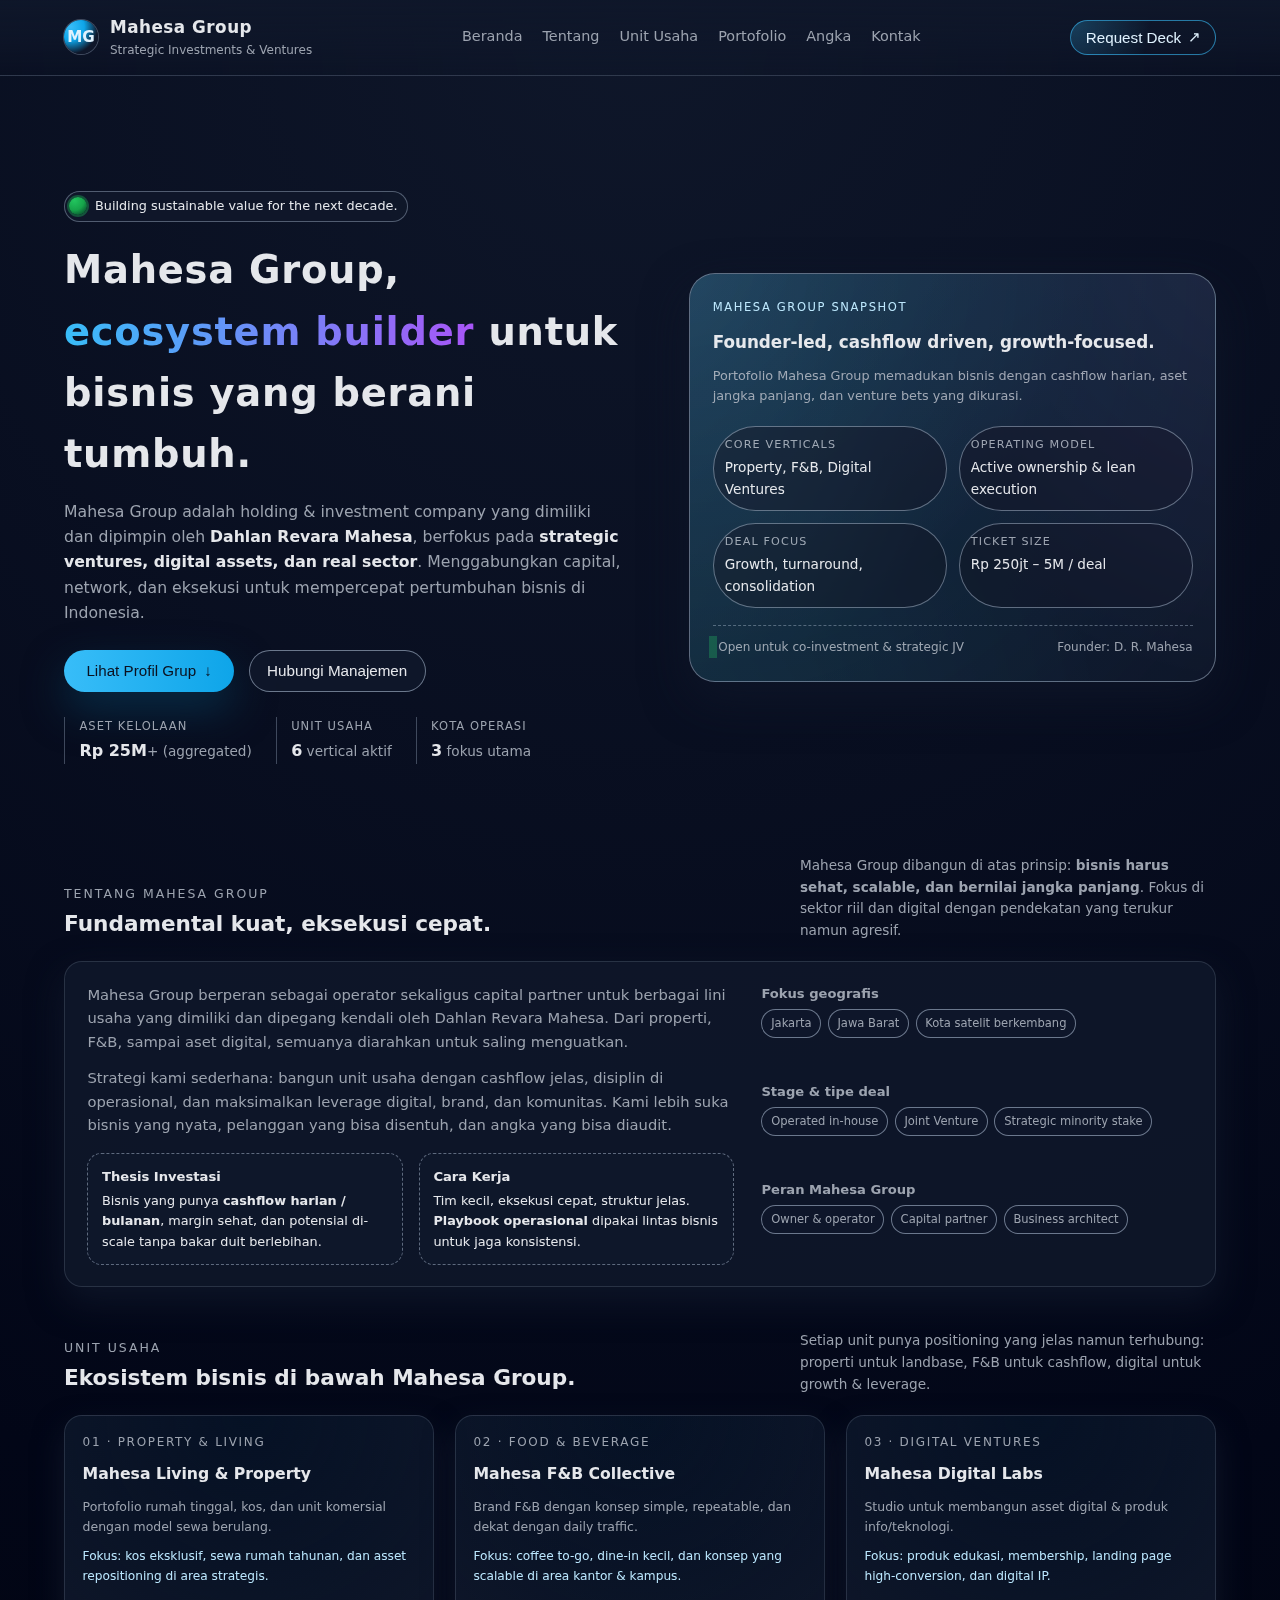
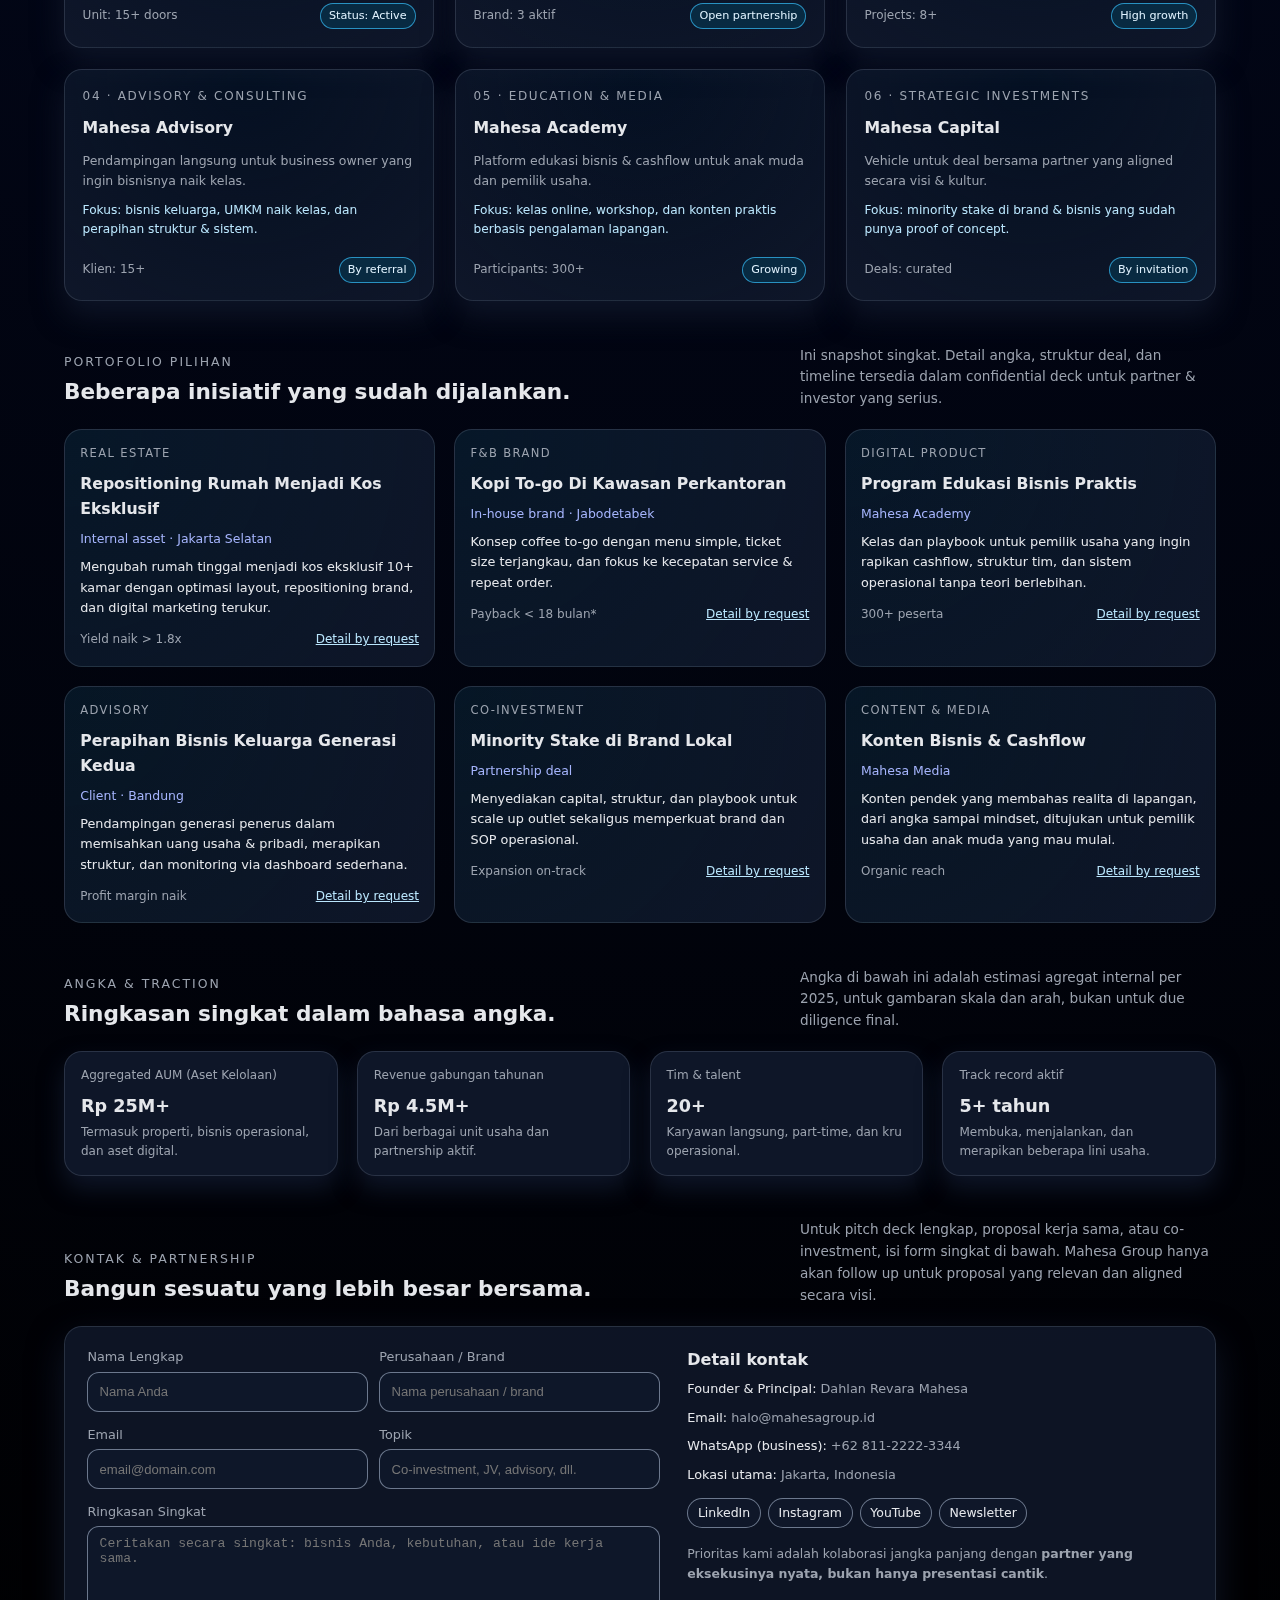
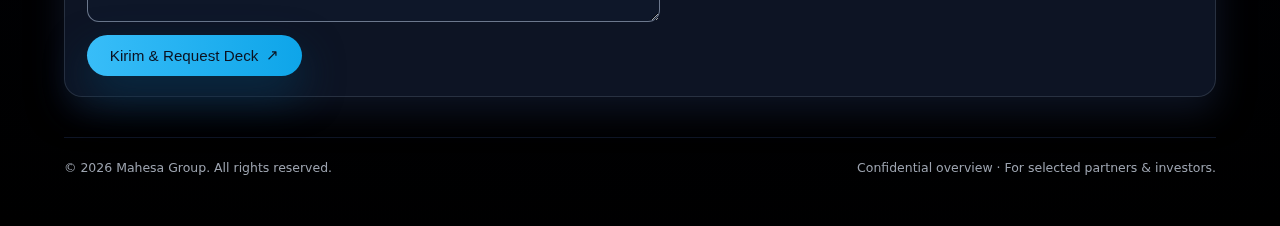
<file: index.html>
<!DOCTYPE html>
<html lang="id">
<head>
  <meta charset="UTF-8" />
  <meta name="viewport" content="width=device-width, initial-scale=1.0" />
  <title>Mahesa Group | Portfolio & Business Profile</title>
  <meta name="description" content="Profil bisnis, unit usaha, dan portofolio Mahesa Group milik Dahlan Revara Mahesa." />
  <style>
    /* ====== RESET & GLOBAL ====== */
    *, *::before, *::after {
      box-sizing: border-box;
      margin: 0;
      padding: 0;
    }

    :root {
      --primary: #0f172a;
      --primary-soft: #1e293b;
      --accent: #38bdf8;
      --accent-soft: rgba(56, 189, 248, 0.12);
      --bg: #020617;
      --bg-soft: #020617;
      --text: #e5e7eb;
      --text-muted: #9ca3af;
      --card-bg: rgba(15, 23, 42, 0.85);
      --border: rgba(148, 163, 184, 0.2);
      --radius-lg: 18px;
      --radius-xl: 24px;
      --shadow-soft: 0 18px 45px rgba(15, 23, 42, 0.75);
    }

    body {
      font-family: system-ui, -apple-system, BlinkMacSystemFont, "Segoe UI", sans-serif;
      background: radial-gradient(circle at top, #0f172a 0, #020617 45%, #000 100%);
      color: var(--text);
      line-height: 1.6;
      min-height: 100vh;
      scroll-behavior: smooth;
    }

    img {
      max-width: 100%;
      display: block;
    }

    a {
      text-decoration: none;
      color: inherit;
    }

    /* ====== LAYOUT ====== */
    .page {
      max-width: 1200px;
      margin: 0 auto;
      padding: 1.5rem 1.5rem 3rem;
    }

    /* ====== NAVBAR ====== */
    .navbar {
      position: sticky;
      top: 0;
      z-index: 50;
      backdrop-filter: blur(18px);
      background: linear-gradient(
        to bottom,
        rgba(15, 23, 42, 0.95),
        rgba(15, 23, 42, 0.7),
        transparent
      );
      border-bottom: 1px solid rgba(148, 163, 184, 0.25);
    }

    .navbar-inner {
      max-width: 1200px;
      margin: 0 auto;
      display: flex;
      align-items: center;
      justify-content: space-between;
      padding: 0.9rem 1.5rem;
      gap: 1rem;
    }

    .brand {
      display: flex;
      align-items: center;
      gap: 0.75rem;
    }

    .brand-logo {
      width: 34px;
      height: 34px;
      border-radius: 999px;
      background: radial-gradient(circle at 20% 20%, #38bdf8, #0ea5e9, #0f172a 70%);
      display: flex;
      align-items: center;
      justify-content: center;
      font-weight: 700;
      color: #e0f2fe;
      font-size: 0.95rem;
      box-shadow: 0 0 0 1px rgba(148, 163, 184, 0.4);
    }

    .brand-text-main {
      font-weight: 650;
      letter-spacing: 0.03em;
      font-size: 1.05rem;
    }

    .brand-text-sub {
      font-size: 0.75rem;
      color: var(--text-muted);
    }

    .nav-links {
      display: flex;
      align-items: center;
      gap: 1.25rem;
      font-size: 0.9rem;
    }

    .nav-links a {
      color: var(--text-muted);
      position: relative;
      padding-bottom: 2px;
      transition: color 0.2s ease, transform 0.2s ease;
    }

    .nav-links a::after {
      content: "";
      position: absolute;
      left: 0;
      bottom: 0;
      width: 0;
      height: 2px;
      background: linear-gradient(to right, #38bdf8, #0ea5e9);
      border-radius: 999px;
      transition: width 0.2s ease;
    }

    .nav-links a:hover {
      color: #e5e7eb;
      transform: translateY(-1px);
    }

    .nav-links a:hover::after {
      width: 100%;
    }

    .nav-cta {
      font-size: 0.85rem;
      padding: 0.45rem 0.9rem;
      border-radius: 999px;
      border: 1px solid rgba(56, 189, 248, 0.6);
      color: #e0f2fe;
      background: radial-gradient(circle at top left, rgba(56, 189, 248, 0.25), transparent 55%);
      display: flex;
      align-items: center;
      gap: 0.4rem;
      cursor: pointer;
      transition: background 0.2s ease, transform 0.16s ease, box-shadow 0.16s ease;
      box-shadow: 0 0 0 1px rgba(15, 23, 42, 0.9);
    }

    .nav-cta span {
      font-size: 0.95rem;
    }

    .nav-cta:hover {
      transform: translateY(-1px);
      background: linear-gradient(to right, rgba(56, 189, 248, 0.18), rgba(59, 130, 246, 0.1));
      box-shadow: 0 16px 35px rgba(15, 23, 42, 0.75);
    }

    .nav-toggle {
      display: none;
      flex-direction: column;
      gap: 4px;
      cursor: pointer;
    }

    .nav-toggle span {
      width: 22px;
      height: 2px;
      border-radius: 999px;
      background: #e5e7eb;
    }

    /* ====== HERO ====== */
    .hero {
      display: grid;
      grid-template-columns: minmax(0, 2fr) minmax(0, 1.8fr);
      gap: 2.5rem;
      padding-top: 3rem;
      padding-bottom: 3rem;
      align-items: center;
    }

    .hero-left {
      position: relative;
    }

    .hero-badge {
      display: inline-flex;
      align-items: center;
      gap: 0.5rem;
      font-size: 0.8rem;
      padding: 0.25rem 0.6rem 0.25rem 0.25rem;
      border-radius: 999px;
      background: rgba(15, 23, 42, 0.9);
      border: 1px solid rgba(148, 163, 184, 0.5);
      margin-bottom: 1.1rem;
      backdrop-filter: blur(12px);
    }

    .hero-badge-dot {
      width: 18px;
      height: 18px;
      border-radius: 999px;
      background: radial-gradient(circle at 30% 20%, #22c55e, #16a34a, #022c22);
      box-shadow: 0 0 0 2px rgba(34, 197, 94, 0.35);
    }

    .hero-title {
      font-size: clamp(2.1rem, 3vw, 2.7rem);
      font-weight: 700;
      letter-spacing: 0.02em;
      margin-bottom: 0.9rem;
    }

    .hero-title span.accent {
      background: linear-gradient(to right, #38bdf8, #a855f7);
      -webkit-background-clip: text;
      color: transparent;
    }

    .hero-subtitle {
      font-size: 0.98rem;
      color: var(--text-muted);
      max-width: 35rem;
      margin-bottom: 1.6rem;
    }

    .hero-subtitle strong {
      color: #e5e7eb;
      font-weight: 600;
    }

    .hero-actions {
      display: flex;
      flex-wrap: wrap;
      gap: 0.9rem;
      margin-bottom: 1.6rem;
    }

    .btn-primary {
      padding: 0.7rem 1.4rem;
      border-radius: 999px;
      border: none;
      cursor: pointer;
      font-size: 0.95rem;
      font-weight: 500;
      display: inline-flex;
      align-items: center;
      gap: 0.5rem;
      background: linear-gradient(to right, #38bdf8, #0ea5e9);
      color: #0b1120;
      box-shadow: 0 18px 40px rgba(8, 47, 73, 0.9);
      transition: transform 0.16s ease, box-shadow 0.16s ease, filter 0.16s ease;
    }

    .btn-primary:hover {
      transform: translateY(-1px);
      filter: brightness(1.02);
      box-shadow: 0 20px 50px rgba(15, 23, 42, 0.95);
    }

    .btn-ghost {
      padding: 0.7rem 1.1rem;
      border-radius: 999px;
      border: 1px solid rgba(148, 163, 184, 0.7);
      cursor: pointer;
      font-size: 0.95rem;
      font-weight: 500;
      display: inline-flex;
      align-items: center;
      gap: 0.5rem;
      background: rgba(15, 23, 42, 0.85);
      color: var(--text);
      backdrop-filter: blur(12px);
      transition: transform 0.16s ease, background 0.16s ease, border-color 0.16s ease;
    }

    .btn-ghost:hover {
      transform: translateY(-1px);
      border-color: rgba(56, 189, 248, 0.7);
      background: rgba(15, 23, 42, 0.95);
    }

    .hero-metrics {
      display: flex;
      flex-wrap: wrap;
      gap: 1.5rem;
      font-size: 0.85rem;
      color: var(--text-muted);
    }

    .metric-item {
      padding-left: 0.9rem;
      border-left: 1px solid rgba(148, 163, 184, 0.4);
    }

    .metric-label {
      text-transform: uppercase;
      letter-spacing: 0.09em;
      font-size: 0.72rem;
      margin-bottom: 0.15rem;
      color: #9ca3af;
    }

    .metric-value {
      font-size: 1rem;
      font-weight: 600;
      color: #e5e7eb;
    }

    .metric-value span {
      font-size: 0.85rem;
      color: var(--text-muted);
      font-weight: 500;
    }

    /* Hero Right */
    .hero-right {
      position: relative;
    }

    .hero-card {
      position: relative;
      background: radial-gradient(circle at top left, rgba(56, 189, 248, 0.18), rgba(15, 23, 42, 0.95));
      border-radius: 26px;
      padding: 1.5rem 1.4rem;
      border: 1px solid rgba(148, 163, 184, 0.6);
      box-shadow: var(--shadow-soft);
      overflow: hidden;
      min-height: 260px;
    }

    .hero-card-tag {
      font-size: 0.72rem;
      text-transform: uppercase;
      letter-spacing: 0.14em;
      color: #bae6fd;
      margin-bottom: 0.8rem;
    }

    .hero-card-title {
      font-size: 1.05rem;
      font-weight: 600;
      margin-bottom: 0.6rem;
    }

    .hero-card-subtitle {
      font-size: 0.8rem;
      color: var(--text-muted);
      margin-bottom: 1.2rem;
    }

    .hero-pill-grid {
      display: grid;
      grid-template-columns: repeat(2, minmax(0, 1fr));
      gap: 0.75rem;
      margin-bottom: 1.1rem;
    }

    .pill {
      border-radius: 999px;
      padding: 0.55rem 0.7rem;
      border: 1px solid rgba(148, 163, 184, 0.6);
      background: rgba(15, 23, 42, 0.9);
      font-size: 0.75rem;
      display: flex;
      flex-direction: column;
      gap: 0.25rem;
    }

    .pill-label {
      text-transform: uppercase;
      letter-spacing: 0.1em;
      font-size: 0.7rem;
      color: #9ca3af;
    }

    .pill-value {
      font-size: 0.85rem;
      font-weight: 500;
      color: #e5e7eb;
    }

    .hero-card-footer {
      display: flex;
      justify-content: space-between;
      align-items: center;
      font-size: 0.75rem;
      padding-top: 0.7rem;
      border-top: 1px dashed rgba(148, 163, 184, 0.5);
      color: var(--text-muted);
    }

    .hero-status-dot {
      width: 9px;
      height: 9px;
      border-radius: 999px;
      background: #22c55e;
      box-shadow: 0 0 0 4px rgba(34, 197, 94, 0.3);
      margin-right: 0.35rem;
    }

    .hero-orbit {
      position: absolute;
      inset: -80px;
      opacity: 0.18;
      pointer-events: none;
      background:
        radial-gradient(circle at 0 0, rgba(125, 211, 252, 0.9), transparent 55%),
        radial-gradient(circle at 100% 0, rgba(167, 139, 250, 0.6), transparent 55%),
        radial-gradient(circle at 0 100%, rgba(45, 212, 191, 0.5), transparent 55%);
      mix-blend-mode: screen;
    }

    /* ====== SECTION GENERIC ====== */
    section {
      margin-top: 2.7rem;
    }

    .section-header {
      display: flex;
      justify-content: space-between;
      flex-wrap: wrap;
      gap: 1rem;
      align-items: flex-end;
      margin-bottom: 1.2rem;
    }

    .section-title {
      font-size: 1.35rem;
      font-weight: 600;
    }

    .section-kicker {
      font-size: 0.78rem;
      text-transform: uppercase;
      letter-spacing: 0.16em;
      color: var(--text-muted);
      margin-bottom: 0.2rem;
    }

    .section-subtitle {
      font-size: 0.85rem;
      color: var(--text-muted);
      max-width: 26rem;
    }

    /* ====== ABOUT ====== */
    .about-grid {
      display: grid;
      grid-template-columns: minmax(0, 2.1fr) minmax(0, 1.4fr);
      gap: 1.7rem;
    }

    .card {
      background: var(--card-bg);
      border-radius: var(--radius-lg);
      border: 1px solid var(--border);
      padding: 1.3rem 1.4rem;
      box-shadow: 0 14px 35px rgba(15, 23, 42, 0.85);
    }

    .about-text {
      font-size: 0.92rem;
      color: var(--text-muted);
    }

    .about-text p + p {
      margin-top: 0.8rem;
    }

    .about-highlights {
      display: grid;
      grid-template-columns: repeat(2, minmax(0, 1fr));
      gap: 1rem;
      margin-top: 1rem;
    }

    .about-highlight {
      font-size: 0.8rem;
      padding: 0.75rem 0.85rem;
      border-radius: 0.9rem;
      background: rgba(15, 23, 42, 0.95);
      border: 1px dashed rgba(148, 163, 184, 0.6);
    }

    .about-highlight-title {
      font-size: 0.82rem;
      font-weight: 600;
      margin-bottom: 0.25rem;
    }

    .about-meta {
      display: grid;
      gap: 0.7rem;
      font-size: 0.82rem;
      color: var(--text-muted);
    }

    .badge-list {
      display: flex;
      flex-wrap: wrap;
      gap: 0.4rem;
      margin-top: 0.35rem;
    }

    .badge {
      font-size: 0.72rem;
      padding: 0.25rem 0.55rem;
      border-radius: 999px;
      border: 1px solid rgba(148, 163, 184, 0.7);
      background: rgba(15, 23, 42, 0.8);
    }

    /* ====== BUSINESS UNITS ====== */
    .business-grid {
      display: grid;
      grid-template-columns: repeat(3, minmax(0, 1fr));
      gap: 1.3rem;
    }

    .business-card {
      background: radial-gradient(circle at top, rgba(56, 189, 248, 0.06), rgba(15, 23, 42, 0.98));
      border-radius: var(--radius-lg);
      border: 1px solid var(--border);
      padding: 1.1rem 1.1rem 1.1rem;
      font-size: 0.84rem;
      display: flex;
      flex-direction: column;
      gap: 0.55rem;
      box-shadow: 0 14px 30px rgba(15, 23, 42, 0.9);
    }

    .business-label {
      font-size: 0.75rem;
      text-transform: uppercase;
      letter-spacing: 0.14em;
      color: var(--text-muted);
    }

    .business-name {
      font-weight: 600;
      font-size: 0.98rem;
      margin-bottom: 0.1rem;
    }

    .business-tagline {
      font-size: 0.78rem;
      color: var(--text-muted);
      margin-bottom: 0.1rem;
    }

    .business-focus {
      font-size: 0.76rem;
      color: #bae6fd;
    }

    .business-footer {
      margin-top: 0.5rem;
      font-size: 0.75rem;
      color: var(--text-muted);
      display: flex;
      justify-content: space-between;
      align-items: center;
    }

    .pill-small {
      padding: 0.2rem 0.5rem;
      border-radius: 999px;
      border: 1px solid rgba(56, 189, 248, 0.7);
      font-size: 0.7rem;
      color: #e0f2fe;
      background: rgba(8, 47, 73, 0.8);
    }

    /* ====== PORTFOLIO ====== */
    .portfolio-grid {
      display: grid;
      grid-template-columns: repeat(3, minmax(0, 1fr));
      gap: 1.2rem;
    }

    .portfolio-card {
      background: radial-gradient(circle at 0 0, rgba(56, 189, 248, 0.1), rgba(15, 23, 42, 0.96));
      border-radius: var(--radius-lg);
      border: 1px solid var(--border);
      padding: 0.9rem 0.95rem 1rem;
      font-size: 0.8rem;
      display: flex;
      flex-direction: column;
      gap: 0.5rem;
    }

    .portfolio-tag {
      font-size: 0.72rem;
      text-transform: uppercase;
      letter-spacing: 0.12em;
      color: var(--text-muted);
    }

    .portfolio-title {
      font-size: 0.98rem;
      font-weight: 600;
    }

    .portfolio-client {
      font-size: 0.78rem;
      color: #a5b4fc;
    }

    .portfolio-meta {
      display: flex;
      justify-content: space-between;
      align-items: center;
      font-size: 0.75rem;
      color: var(--text-muted);
      margin-top: 0.25rem;
    }

    .portfolio-link {
      font-size: 0.75rem;
      text-decoration: underline;
      cursor: pointer;
      color: #bae6fd;
    }

    /* ====== NUMBERS / METRICS ====== */
    .numbers-grid {
      display: grid;
      grid-template-columns: repeat(4, minmax(0, 1fr));
      gap: 1.2rem;
    }

    .number-card {
      border-radius: var(--radius-lg);
      border: 1px solid var(--border);
      padding: 0.9rem 1rem;
      background: rgba(15, 23, 42, 0.94);
      font-size: 0.8rem;
      box-shadow: 0 12px 25px rgba(15, 23, 42, 0.95);
    }

    .number-label {
      font-size: 0.75rem;
      color: var(--text-muted);
      margin-bottom: 0.4rem;
    }

    .number-value {
      font-size: 1.1rem;
      font-weight: 600;
      margin-bottom: 0.15rem;
    }

    .number-caption {
      font-size: 0.75rem;
      color: var(--text-muted);
    }

    /* ====== CONTACT ====== */
    .contact-grid {
      display: grid;
      grid-template-columns: minmax(0, 1.7fr) minmax(0, 1.5fr);
      gap: 1.7rem;
    }

    .contact-form {
      display: grid;
      gap: 0.8rem;
    }

    .form-row {
      display: grid;
      grid-template-columns: repeat(2, minmax(0, 1fr));
      gap: 0.7rem;
    }

    .form-field {
      display: grid;
      gap: 0.25rem;
      font-size: 0.8rem;
    }

    .form-field label {
      color: var(--text-muted);
    }

    .form-field input,
    .form-field textarea {
      border-radius: 0.75rem;
      border: 1px solid rgba(148, 163, 184, 0.7);
      background: rgba(15, 23, 42, 0.95);
      padding: 0.55rem 0.7rem;
      font-size: 0.82rem;
      color: var(--text);
      outline: none;
      resize: vertical;
      min-height: 40px;
    }

    .form-field textarea {
      min-height: 96px;
    }

    .form-field input:focus,
    .form-field textarea:focus {
      border-color: rgba(56, 189, 248, 0.8);
      box-shadow: 0 0 0 1px rgba(56, 189, 248, 0.6);
    }

    .contact-meta-list {
      list-style: none;
      font-size: 0.8rem;
      color: var(--text-muted);
      display: grid;
      gap: 0.5rem;
      margin-top: 0.4rem;
    }

    .contact-meta-list li span {
      color: #e5e7eb;
      font-weight: 500;
    }

    .contact-socials {
      display: flex;
      flex-wrap: wrap;
      gap: 0.45rem;
      margin-top: 0.8rem;
    }

    .contact-socials a {
      font-size: 0.78rem;
      padding: 0.25rem 0.6rem;
      border-radius: 999px;
      border: 1px solid rgba(148, 163, 184, 0.7);
      background: rgba(15, 23, 42, 0.9);
      color: #e5e7eb;
    }

    /* ====== FOOTER ====== */
    footer {
      margin-top: 2.5rem;
      font-size: 0.78rem;
      color: var(--text-muted);
      padding-top: 1.2rem;
      border-top: 1px solid rgba(15, 23, 42, 0.9);
    }

    .footer-inner {
      display: flex;
      justify-content: space-between;
      gap: 1rem;
      flex-wrap: wrap;
      align-items: center;
    }

    /* ====== RESPONSIVE ====== */
    @media (max-width: 960px) {
      .hero {
        grid-template-columns: minmax(0, 1.4fr);
      }
      .hero-right {
        order: -1;
      }
      .about-grid {
        grid-template-columns: minmax(0, 1fr);
      }
      .business-grid {
        grid-template-columns: repeat(2, minmax(0, 1fr));
      }
      .portfolio-grid {
        grid-template-columns: repeat(2, minmax(0, 1fr));
      }
      .numbers-grid {
        grid-template-columns: repeat(2, minmax(0, 1fr));
      }
      .contact-grid {
        grid-template-columns: minmax(0, 1fr);
      }
    }

    @media (max-width: 720px) {
      .navbar-inner {
        padding-inline: 1.1rem;
      }
      .nav-links {
        position: absolute;
        top: 100%;
        right: 0;
        left: 0;
        flex-direction: column;
        gap: 0.8rem;
        padding: 0.9rem 1.5rem 1rem;
        background: rgba(15, 23, 42, 0.98);
        border-bottom: 1px solid rgba(30, 64, 175, 0.8);
        max-height: 0;
        overflow: hidden;
        opacity: 0;
        pointer-events: none;
        transition: max-height 0.2s ease, opacity 0.18s ease;
      }
      .nav-links.open {
        max-height: 240px;
        opacity: 1;
        pointer-events: auto;
      }
      .nav-cta {
        display: none;
      }
      .nav-toggle {
        display: flex;
      }
      .hero {
        padding-top: 2rem;
      }
      .page {
        padding-inline: 1.1rem;
      }
    }

    @media (max-width: 540px) {
      .business-grid,
      .portfolio-grid,
      .numbers-grid {
        grid-template-columns: minmax(0, 1fr);
      }

      .about-highlights {
        grid-template-columns: minmax(0, 1fr);
      }

      .form-row {
        grid-template-columns: minmax(0, 1fr);
      }
    }
  </style>
</head>
<body>
  <!-- NAVBAR -->
  <header class="navbar">
    <div class="navbar-inner">
      <div class="brand">
        <div class="brand-logo">MG</div>
        <div>
          <div class="brand-text-main">Mahesa Group</div>
          <div class="brand-text-sub">Strategic Investments & Ventures</div>
        </div>
      </div>

      <nav>
        <div class="nav-toggle" id="navToggle">
          <span></span>
          <span></span>
          <span></span>
        </div>
        <div class="nav-links" id="navLinks">
          <a href="#home">Beranda</a>
          <a href="#about">Tentang</a>
          <a href="#business">Unit Usaha</a>
          <a href="#portfolio">Portofolio</a>
          <a href="#numbers">Angka</a>
          <a href="#contact">Kontak</a>
        </div>
      </nav>

      <button class="nav-cta" onclick="document.getElementById('contact').scrollIntoView({behavior:'smooth'})">
        <span>Request Deck</span>
        <span>↗</span>
      </button>
    </div>
  </header>

  <main class="page">
    <!-- HERO -->
    <section id="home" class="hero">
      <div class="hero-left">
        <div class="hero-badge">
          <div class="hero-badge-dot"></div>
          <span>Building sustainable value for the next decade.</span>
        </div>
        <h1 class="hero-title">
          Mahesa Group,
          <span class="accent">ecosystem builder</span>
          untuk bisnis yang berani tumbuh.
        </h1>
        <p class="hero-subtitle">
          Mahesa Group adalah holding &amp; investment company yang dimiliki dan dipimpin oleh
          <strong>Dahlan Revara Mahesa</strong>, berfokus pada
          <strong>strategic ventures, digital assets, dan real sector</strong>.
          Menggabungkan capital, network, dan eksekusi untuk mempercepat pertumbuhan bisnis di Indonesia.
        </p>

        <div class="hero-actions">
          <button class="btn-primary" onclick="document.getElementById('about').scrollIntoView({behavior:'smooth'})">
            Lihat Profil Grup
            <span>↓</span>
          </button>
          <button class="btn-ghost" onclick="document.getElementById('contact').scrollIntoView({behavior:'smooth'})">
            Hubungi Manajemen
          </button>
        </div>

        <div class="hero-metrics">
          <div class="metric-item">
            <div class="metric-label">Aset Kelolaan</div>
            <div class="metric-value">Rp 25M<span>+ (aggregated)</span></div>
          </div>
          <div class="metric-item">
            <div class="metric-label">Unit Usaha</div>
            <div class="metric-value">6<span> vertical aktif</span></div>
          </div>
          <div class="metric-item">
            <div class="metric-label">Kota Operasi</div>
            <div class="metric-value">3<span> fokus utama</span></div>
          </div>
        </div>
      </div>

      <div class="hero-right">
        <div class="hero-card">
          <div class="hero-orbit"></div>
          <div class="hero-card-tag">Mahesa Group Snapshot</div>
          <div class="hero-card-title">Founder-led, cashflow driven, growth-focused.</div>
          <div class="hero-card-subtitle">
            Portofolio Mahesa Group memadukan bisnis dengan cashflow harian,
            aset jangka panjang, dan venture bets yang dikurasi.
          </div>

          <div class="hero-pill-grid">
            <div class="pill">
              <div class="pill-label">Core Verticals</div>
              <div class="pill-value">Property, F&amp;B, Digital Ventures</div>
            </div>
            <div class="pill">
              <div class="pill-label">Operating Model</div>
              <div class="pill-value">Active ownership &amp; lean execution</div>
            </div>
            <div class="pill">
              <div class="pill-label">Deal Focus</div>
              <div class="pill-value">Growth, turnaround, consolidation</div>
            </div>
            <div class="pill">
              <div class="pill-label">Ticket Size</div>
              <div class="pill-value">Rp 250jt – 5M / deal</div>
            </div>
          </div>

          <div class="hero-card-footer">
            <div>
              <span class="hero-status-dot"></span>
              Open untuk co-investment &amp; strategic JV
            </div>
            <div>Founder: D. R. Mahesa</div>
          </div>
        </div>
      </div>
    </section>

    <!-- ABOUT -->
    <section id="about">
      <div class="section-header">
        <div>
          <div class="section-kicker">Tentang Mahesa Group</div>
          <h2 class="section-title">Fundamental kuat, eksekusi cepat.</h2>
        </div>
        <p class="section-subtitle">
          Mahesa Group dibangun di atas prinsip:
          <strong>bisnis harus sehat, scalable, dan bernilai jangka panjang</strong>.
          Fokus di sektor riil dan digital dengan pendekatan yang terukur namun agresif.
        </p>
      </div>

      <div class="about-grid card">
        <div>
          <div class="about-text">
            <p>
              Mahesa Group berperan sebagai operator sekaligus capital partner
              untuk berbagai lini usaha yang dimiliki dan dipegang kendali oleh Dahlan Revara Mahesa.
              Dari properti, F&amp;B, sampai aset digital, semuanya diarahkan untuk saling menguatkan.
            </p>
            <p>
              Strategi kami sederhana: bangun unit usaha dengan cashflow jelas,
              disiplin di operasional, dan maksimalkan leverage digital, brand, dan komunitas.
              Kami lebih suka bisnis yang nyata, pelanggan yang bisa disentuh, dan angka yang bisa diaudit.
            </p>
          </div>

          <div class="about-highlights">
            <div class="about-highlight">
              <div class="about-highlight-title">Thesis Investasi</div>
              <div>
                Bisnis yang punya
                <strong>cashflow harian / bulanan</strong>, margin sehat,
                dan potensial di-scale tanpa bakar duit berlebihan.
              </div>
            </div>
            <div class="about-highlight">
              <div class="about-highlight-title">Cara Kerja</div>
              <div>
                Tim kecil, eksekusi cepat, struktur jelas.
                <strong>Playbook operasional</strong> dipakai lintas bisnis untuk jaga konsistensi.
              </div>
            </div>
          </div>
        </div>

        <div class="about-meta">
          <div>
            <strong>Fokus geografis</strong>
            <div class="badge-list">
              <span class="badge">Jakarta</span>
              <span class="badge">Jawa Barat</span>
              <span class="badge">Kota satelit berkembang</span>
            </div>
          </div>
          <div>
            <strong>Stage &amp; tipe deal</strong>
            <div class="badge-list">
              <span class="badge">Operated in-house</span>
              <span class="badge">Joint Venture</span>
              <span class="badge">Strategic minority stake</span>
            </div>
          </div>
          <div>
            <strong>Peran Mahesa Group</strong>
            <div class="badge-list">
              <span class="badge">Owner &amp; operator</span>
              <span class="badge">Capital partner</span>
              <span class="badge">Business architect</span>
            </div>
          </div>
        </div>
      </div>
    </section>

    <!-- BUSINESS UNITS -->
    <section id="business">
      <div class="section-header">
        <div>
          <div class="section-kicker">Unit Usaha</div>
          <h2 class="section-title">Ekosistem bisnis di bawah Mahesa Group.</h2>
        </div>
        <p class="section-subtitle">
          Setiap unit punya positioning yang jelas namun terhubung:
          properti untuk landbase, F&amp;B untuk cashflow, digital untuk growth &amp; leverage.
        </p>
      </div>

      <div class="business-grid">
        <div class="business-card">
          <div class="business-label">01 · Property &amp; Living</div>
          <div class="business-name">Mahesa Living &amp; Property</div>
          <div class="business-tagline">
            Portofolio rumah tinggal, kos, dan unit komersial dengan model sewa berulang.
          </div>
          <div class="business-focus">
            Fokus: kos eksklusif, sewa rumah tahunan, dan asset repositioning di area strategis.
          </div>
          <div class="business-footer">
            <span>Unit: 15+ doors</span>
            <span class="pill-small">Status: Active</span>
          </div>
        </div>

        <div class="business-card">
          <div class="business-label">02 · Food &amp; Beverage</div>
          <div class="business-name">Mahesa F&amp;B Collective</div>
          <div class="business-tagline">
            Brand F&amp;B dengan konsep simple, repeatable, dan dekat dengan daily traffic.
          </div>
          <div class="business-focus">
            Fokus: coffee to-go, dine-in kecil, dan konsep yang scalable di area kantor &amp; kampus.
          </div>
          <div class="business-footer">
            <span>Brand: 3 aktif</span>
            <span class="pill-small">Open partnership</span>
          </div>
        </div>

        <div class="business-card">
          <div class="business-label">03 · Digital Ventures</div>
          <div class="business-name">Mahesa Digital Labs</div>
          <div class="business-tagline">
            Studio untuk membangun asset digital &amp; produk info/teknologi.
          </div>
          <div class="business-focus">
            Fokus: produk edukasi, membership, landing page high-conversion, dan digital IP.
          </div>
          <div class="business-footer">
            <span>Projects: 8+</span>
            <span class="pill-small">High growth</span>
          </div>
        </div>

        <div class="business-card">
          <div class="business-label">04 · Advisory &amp; Consulting</div>
          <div class="business-name">Mahesa Advisory</div>
          <div class="business-tagline">
            Pendampingan langsung untuk business owner yang ingin bisnisnya naik kelas.
          </div>
          <div class="business-focus">
            Fokus: bisnis keluarga, UMKM naik kelas, dan perapihan struktur &amp; sistem.
          </div>
          <div class="business-footer">
            <span>Klien: 15+</span>
            <span class="pill-small">By referral</span>
          </div>
        </div>

        <div class="business-card">
          <div class="business-label">05 · Education &amp; Media</div>
          <div class="business-name">Mahesa Academy</div>
          <div class="business-tagline">
            Platform edukasi bisnis &amp; cashflow untuk anak muda dan pemilik usaha.
          </div>
          <div class="business-focus">
            Fokus: kelas online, workshop, dan konten praktis berbasis pengalaman lapangan.
          </div>
          <div class="business-footer">
            <span>Participants: 300+</span>
            <span class="pill-small">Growing</span>
          </div>
        </div>

        <div class="business-card">
          <div class="business-label">06 · Strategic Investments</div>
          <div class="business-name">Mahesa Capital</div>
          <div class="business-tagline">
            Vehicle untuk deal bersama partner yang aligned secara visi &amp; kultur.
          </div>
          <div class="business-focus">
            Fokus: minority stake di brand &amp; bisnis yang sudah punya proof of concept.
          </div>
          <div class="business-footer">
            <span>Deals: curated</span>
            <span class="pill-small">By invitation</span>
          </div>
        </div>
      </div>
    </section>

    <!-- PORTFOLIO -->
    <section id="portfolio">
      <div class="section-header">
        <div>
          <div class="section-kicker">Portofolio Pilihan</div>
          <h2 class="section-title">Beberapa inisiatif yang sudah dijalankan.</h2>
        </div>
        <p class="section-subtitle">
          Ini snapshot singkat. Detail angka, struktur deal, dan timeline
          tersedia dalam confidential deck untuk partner &amp; investor yang serius.
        </p>
      </div>

      <div class="portfolio-grid">
        <div class="portfolio-card">
          <div class="portfolio-tag">Real Estate</div>
          <div class="portfolio-title">Repositioning Rumah Menjadi Kos Eksklusif</div>
          <div class="portfolio-client">Internal asset · Jakarta Selatan</div>
          <p>
            Mengubah rumah tinggal menjadi kos eksklusif 10+ kamar
            dengan optimasi layout, repositioning brand, dan digital marketing terukur.
          </p>
          <div class="portfolio-meta">
            <span>Yield naik &gt; 1.8x</span>
            <span class="portfolio-link">Detail by request</span>
          </div>
        </div>

        <div class="portfolio-card">
          <div class="portfolio-tag">F&amp;B Brand</div>
          <div class="portfolio-title">Kopi To-go Di Kawasan Perkantoran</div>
          <div class="portfolio-client">In-house brand · Jabodetabek</div>
          <p>
            Konsep coffee to-go dengan menu simple, ticket size terjangkau,
            dan fokus ke kecepatan service &amp; repeat order.
          </p>
          <div class="portfolio-meta">
            <span>Payback &lt; 18 bulan*</span>
            <span class="portfolio-link">Detail by request</span>
          </div>
        </div>

        <div class="portfolio-card">
          <div class="portfolio-tag">Digital Product</div>
          <div class="portfolio-title">Program Edukasi Bisnis Praktis</div>
          <div class="portfolio-client">Mahesa Academy</div>
          <p>
            Kelas dan playbook untuk pemilik usaha yang ingin rapikan cashflow,
            struktur tim, dan sistem operasional tanpa teori berlebihan.
          </p>
          <div class="portfolio-meta">
            <span>300+ peserta</span>
            <span class="portfolio-link">Detail by request</span>
          </div>
        </div>

        <div class="portfolio-card">
          <div class="portfolio-tag">Advisory</div>
          <div class="portfolio-title">Perapihan Bisnis Keluarga Generasi Kedua</div>
          <div class="portfolio-client">Client · Bandung</div>
          <p>
            Pendampingan generasi penerus dalam memisahkan uang usaha &amp; pribadi,
            merapikan struktur, dan monitoring via dashboard sederhana.
          </p>
          <div class="portfolio-meta">
            <span>Profit margin naik</span>
            <span class="portfolio-link">Detail by request</span>
          </div>
        </div>

        <div class="portfolio-card">
          <div class="portfolio-tag">Co-Investment</div>
          <div class="portfolio-title">Minority Stake di Brand Lokal</div>
          <div class="portfolio-client">Partnership deal</div>
          <p>
            Menyediakan capital, struktur, dan playbook untuk scale up outlet
            sekaligus memperkuat brand dan SOP operasional.
          </p>
          <div class="portfolio-meta">
            <span>Expansion on-track</span>
            <span class="portfolio-link">Detail by request</span>
          </div>
        </div>

        <div class="portfolio-card">
          <div class="portfolio-tag">Content &amp; Media</div>
          <div class="portfolio-title">Konten Bisnis &amp; Cashflow</div>
          <div class="portfolio-client">Mahesa Media</div>
          <p>
            Konten pendek yang membahas realita di lapangan, dari angka sampai mindset,
            ditujukan untuk pemilik usaha dan anak muda yang mau mulai.
          </p>
          <div class="portfolio-meta">
            <span>Organic reach</span>
            <span class="portfolio-link">Detail by request</span>
          </div>
        </div>
      </div>
    </section>

    <!-- NUMBERS -->
    <section id="numbers">
      <div class="section-header">
        <div>
          <div class="section-kicker">Angka &amp; Traction</div>
          <h2 class="section-title">Ringkasan singkat dalam bahasa angka.</h2>
        </div>
        <p class="section-subtitle">
          Angka di bawah ini adalah estimasi agregat internal per 2025,
          untuk gambaran skala dan arah, bukan untuk due diligence final.
        </p>
      </div>

      <div class="numbers-grid">
        <div class="number-card">
          <div class="number-label">Aggregated AUM (Aset Kelolaan)</div>
          <div class="number-value">Rp 25M+</div>
          <div class="number-caption">Termasuk properti, bisnis operasional, dan aset digital.</div>
        </div>

        <div class="number-card">
          <div class="number-label">Revenue gabungan tahunan</div>
          <div class="number-value">Rp 4.5M+</div>
          <div class="number-caption">Dari berbagai unit usaha dan partnership aktif.</div>
        </div>

        <div class="number-card">
          <div class="number-label">Tim &amp; talent</div>
          <div class="number-value">20+</div>
          <div class="number-caption">Karyawan langsung, part-time, dan kru operasional.</div>
        </div>

        <div class="number-card">
          <div class="number-label">Track record aktif</div>
          <div class="number-value">5+ tahun</div>
          <div class="number-caption">Membuka, menjalankan, dan merapikan beberapa lini usaha.</div>
        </div>
      </div>
    </section>

    <!-- CONTACT -->
    <section id="contact">
      <div class="section-header">
        <div>
          <div class="section-kicker">Kontak &amp; Partnership</div>
          <h2 class="section-title">Bangun sesuatu yang lebih besar bersama.</h2>
        </div>
        <p class="section-subtitle">
          Untuk pitch deck lengkap, proposal kerja sama, atau co-investment,
          isi form singkat di bawah. Mahesa Group hanya akan follow up
          untuk proposal yang relevan dan aligned secara visi.
        </p>
      </div>

      <div class="contact-grid card">
        <form class="contact-form" onsubmit="event.preventDefault(); alert('Form ini masih dummy. Integrasikan ke backend / layanan form (misal: form handler) sebelum live.');">
          <div class="form-row">
            <div class="form-field">
              <label for="name">Nama Lengkap</label>
              <input id="name" name="name" type="text" placeholder="Nama Anda" required />
            </div>
            <div class="form-field">
              <label for="company">Perusahaan / Brand</label>
              <input id="company" name="company" type="text" placeholder="Nama perusahaan / brand" />
            </div>
          </div>

          <div class="form-row">
            <div class="form-field">
              <label for="email">Email</label>
              <input id="email" name="email" type="email" placeholder="email@domain.com" required />
            </div>
            <div class="form-field">
              <label for="topic">Topik</label>
              <input id="topic" name="topic" type="text" placeholder="Co-investment, JV, advisory, dll." />
            </div>
          </div>

          <div class="form-field">
            <label for="message">Ringkasan Singkat</label>
            <textarea id="message" name="message" placeholder="Ceritakan secara singkat: bisnis Anda, kebutuhan, atau ide kerja sama."></textarea>
          </div>

          <div>
            <button class="btn-primary" type="submit">
              Kirim &amp; Request Deck
              <span>↗</span>
            </button>
          </div>
        </form>

        <div>
          <strong>Detail kontak</strong>
          <ul class="contact-meta-list">
            <li><span>Founder &amp; Principal:</span> Dahlan Revara Mahesa</li>
            <li><span>Email:</span> halo@mahesagroup.id</li>
            <li><span>WhatsApp (business):</span> +62 811-2222-3344</li>
            <li><span>Lokasi utama:</span> Jakarta, Indonesia</li>
          </ul>

          <div class="contact-socials">
            <a href="https://www.linkedin.com" target="_blank" rel="noopener noreferrer">LinkedIn</a>
            <a href="https://www.instagram.com" target="_blank" rel="noopener noreferrer">Instagram</a>
            <a href="https://www.youtube.com" target="_blank" rel="noopener noreferrer">YouTube</a>
            <a href="#" target="_blank" rel="noopener noreferrer">Newsletter</a>
          </div>

          <p style="margin-top: 1rem; font-size: 0.78rem; color: var(--text-muted);">
            Prioritas kami adalah kolaborasi jangka panjang dengan
            <strong>partner yang eksekusinya nyata, bukan hanya presentasi cantik</strong>.
          </p>
        </div>
      </div>
    </section>

    <!-- FOOTER -->
    <footer>
      <div class="footer-inner">
        <div>© <span id="year"></span> Mahesa Group. All rights reserved.</div>
        <div>Confidential overview · For selected partners &amp; investors.</div>
      </div>
    </footer>
  </main>

  <script>
    // Tahun otomatis di footer
    document.getElementById("year").textContent = new Date().getFullYear();

    // Toggle nav untuk mobile
    const navToggle = document.getElementById("navToggle");
    const navLinks = document.getElementById("navLinks");

    navToggle.addEventListener("click", () => {
      navLinks.classList.toggle("open");
    });

    // Tutup nav ketika link diklik (mobile)
    navLinks.querySelectorAll("a").forEach(link => {
      link.addEventListener("click", () => {
        navLinks.classList.remove("open");
      });
    });
  </script>
</body>
                </html>
</file>
